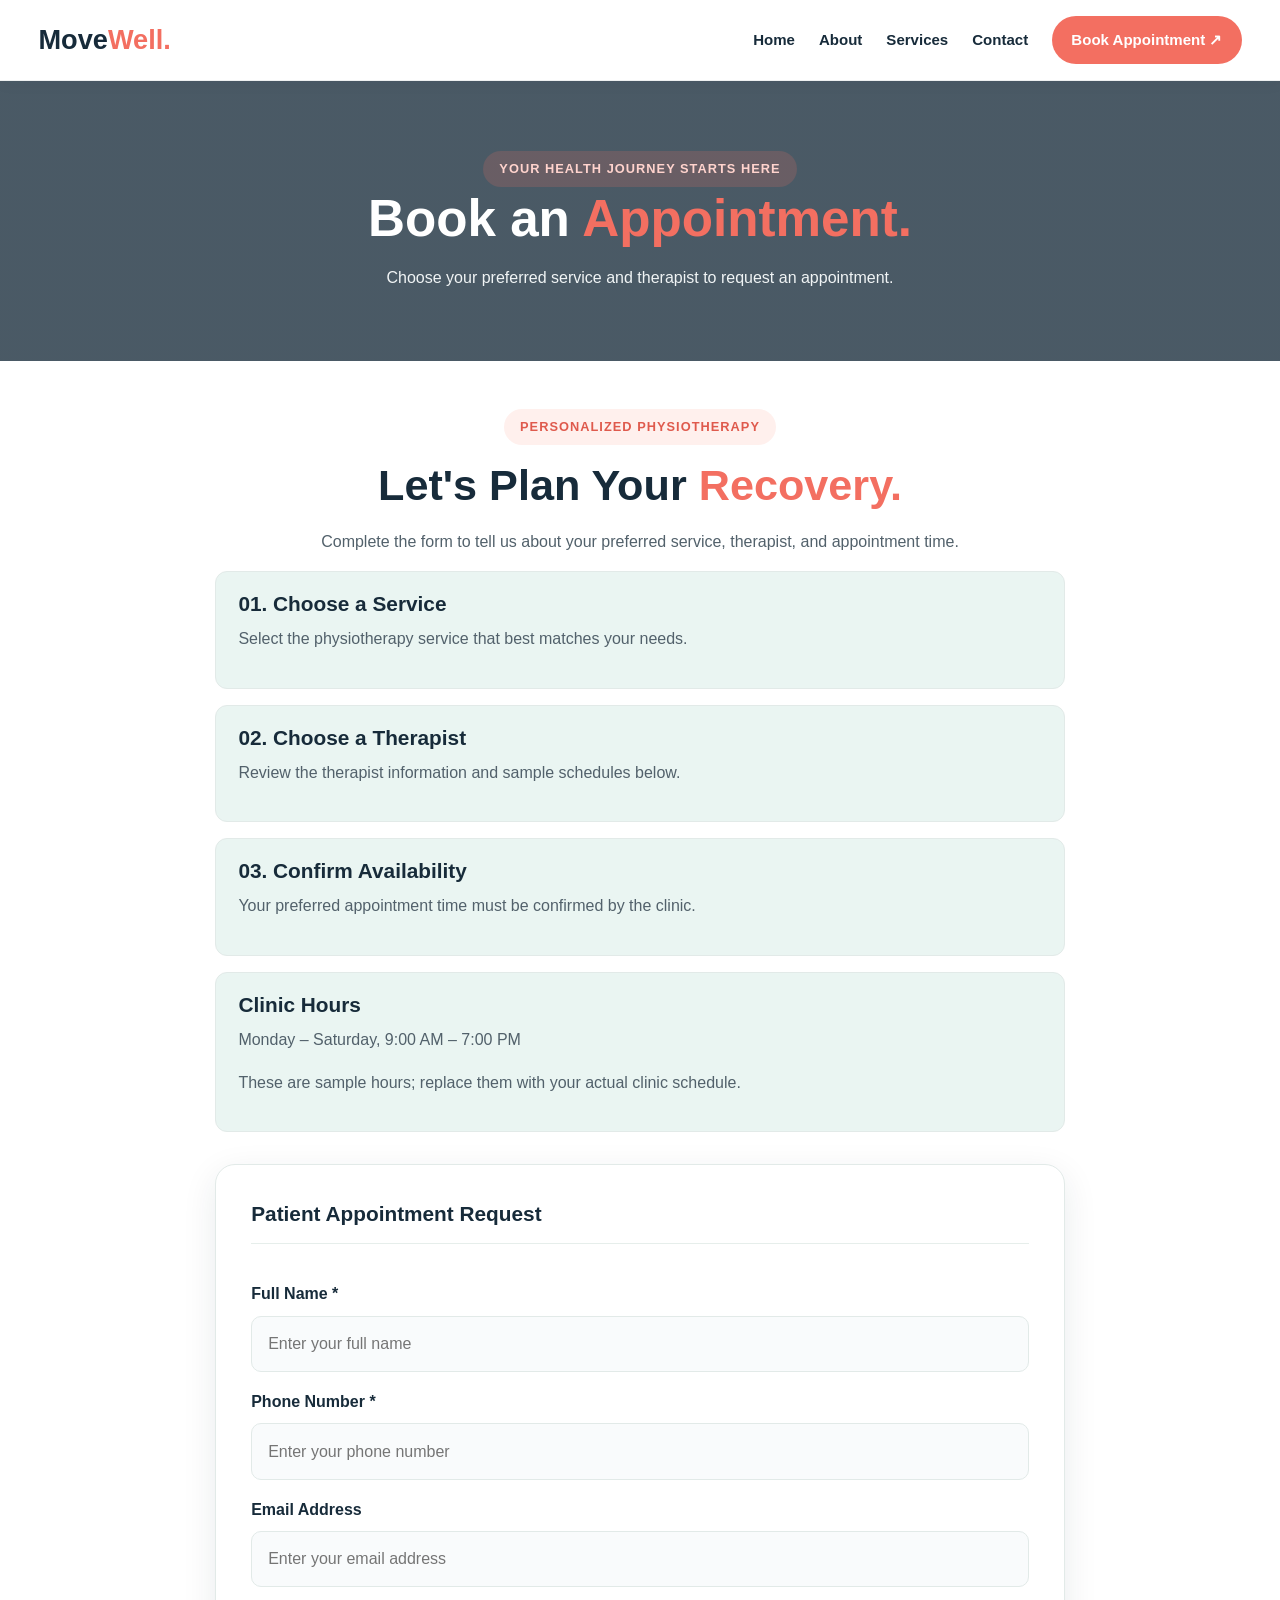
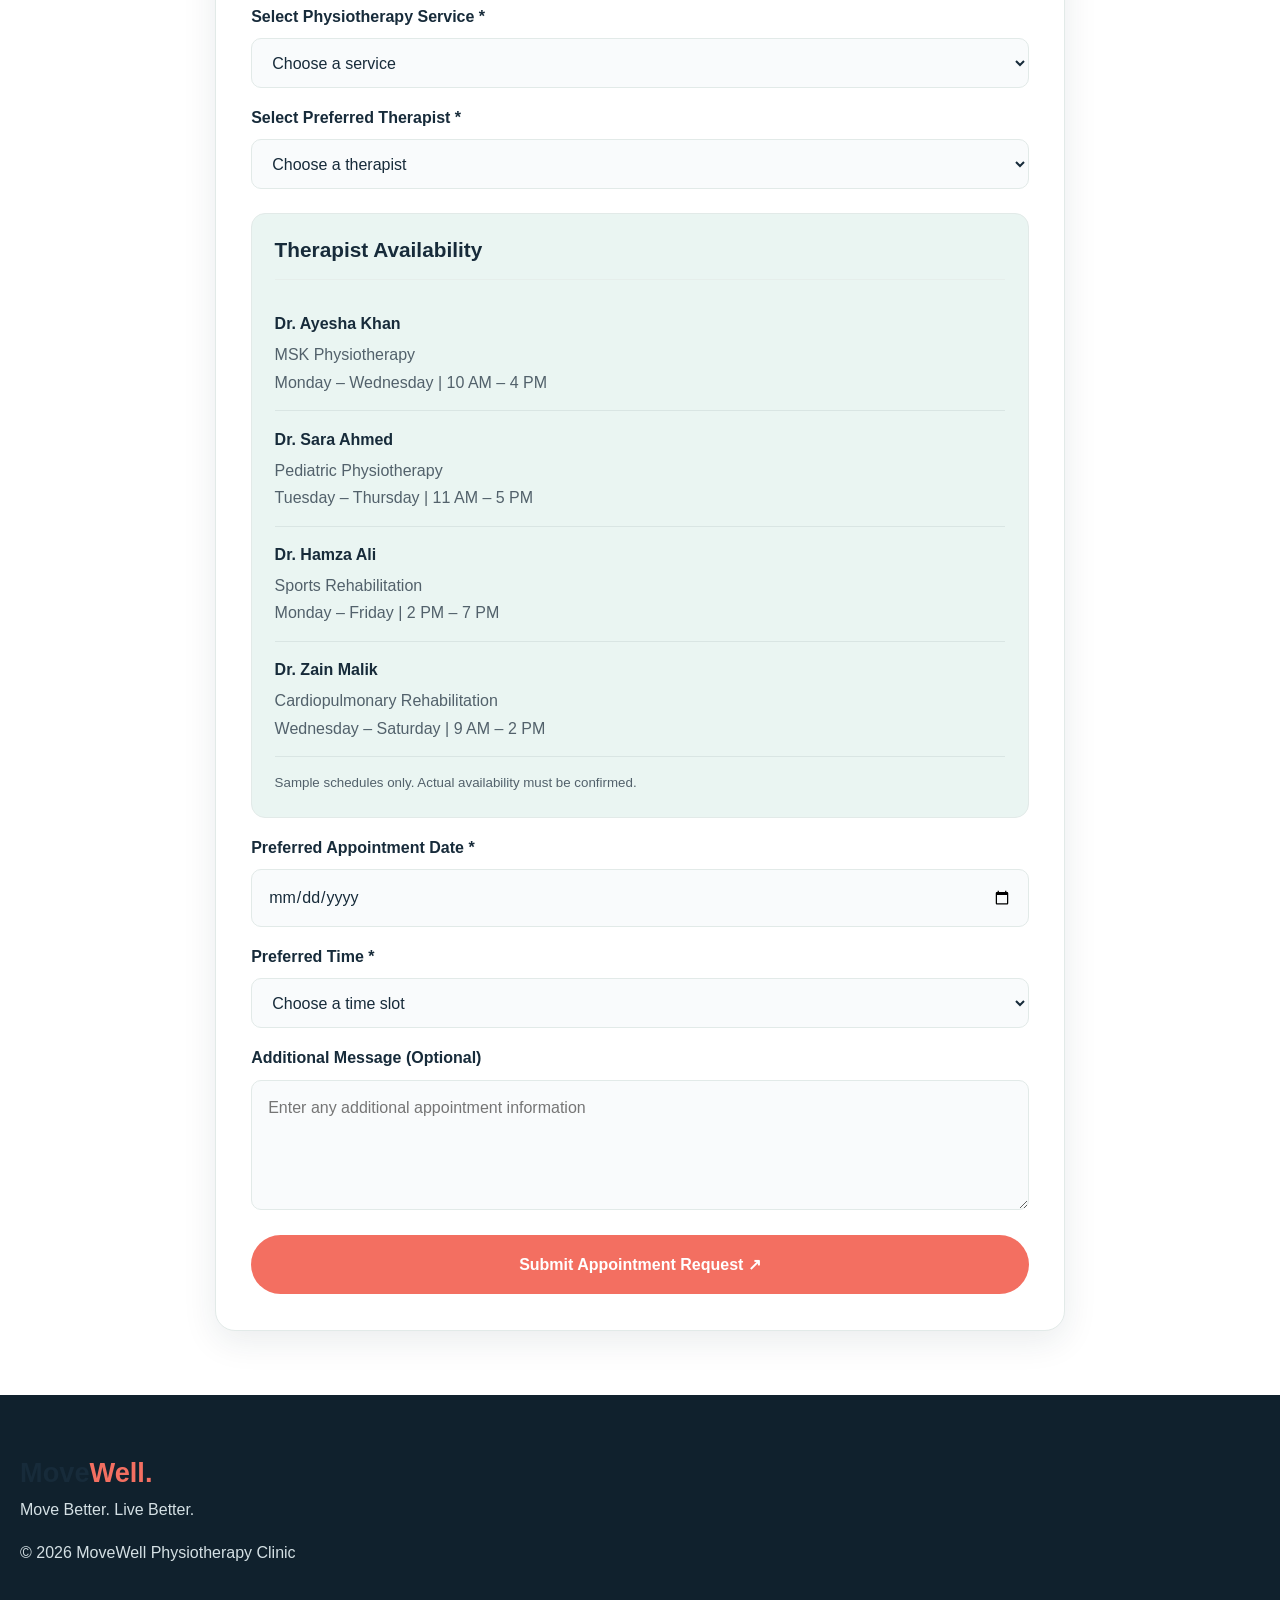
<file: appointment.html>
<!DOCTYPE html>
<html lang="en">
<head>
  <meta charset="UTF-8">
  <meta name="viewport" content="width=device-width, initial-scale=1.0">
  <title>Book an Appointment | MoveWell</title>
  <link rel="stylesheet" href="style.css">
</head>

<body>

<header class="navbar">
  <a href="index.html" class="logo">Move<span>Well.</span></a>

  <nav class="nav-menu">
    <a href="index.html">Home</a>
    <a href="about.html">About</a>
    <a href="services.html">Services</a>
    <a href="contact.html">Contact</a>
    <a href="appointment.html" class="nav-btn active">Book Appointment ↗</a>
  </nav>
</header>

<main>

  <section class="page-banner">
    <p class="tagline">YOUR HEALTH JOURNEY STARTS HERE</p>
    <h1>Book an <span>Appointment.</span></h1>
    <p>Choose your preferred service and therapist to request an appointment.</p>
  </section>

  <section class="section appointment-page">

    <!-- Appointment Information -->
    <div class="appointment-intro">
      <p class="tagline">PERSONALIZED PHYSIOTHERAPY</p>
      <h2>Let's Plan Your <span>Recovery.</span></h2>

      <p>Complete the form to tell us about your preferred service,
         therapist, and appointment time.</p>

      <div class="appointment-tip">
        <h3>01. Choose a Service</h3>
        <p>Select the physiotherapy service that best matches your needs.</p>
      </div>

      <div class="appointment-tip">
        <h3>02. Choose a Therapist</h3>
        <p>Review the therapist information and sample schedules below.</p>
      </div>

      <div class="appointment-tip">
        <h3>03. Confirm Availability</h3>
        <p>Your preferred appointment time must be confirmed by the clinic.</p>
      </div>

      <div class="appointment-tip">
        <h3>Clinic Hours</h3>
        <p>Monday – Saturday, 9:00 AM – 7:00 PM</p>
        <p>These are sample hours; replace them with your actual clinic schedule.</p>
      </div>
    </div>

    <!-- Appointment Form -->
    <form class="appointment-form" action="#" method="get">

      <h3>Patient Appointment Request</h3>

      <label for="patient-name">Full Name *</label>
      <input type="text" id="patient-name" name="patient-name"
             placeholder="Enter your full name" required>

      <label for="patient-phone">Phone Number *</label>
      <input type="tel" id="patient-phone" name="patient-phone"
             placeholder="Enter your phone number" required>

      <label for="patient-email">Email Address</label>
      <input type="email" id="patient-email" name="patient-email"
             placeholder="Enter your email address">

      <label for="service-choice">Select Physiotherapy Service *</label>
      <select id="service-choice" name="service" required>
        <option value="">Choose a service</option>
        <option value="MSK Physiotherapy">MSK Physiotherapy</option>
        <option value="Pediatric Physiotherapy">Pediatric Physiotherapy</option>
        <option value="Sports Rehabilitation">Sports Rehabilitation</option>
        <option value="Cardiopulmonary Rehabilitation">
          Cardiopulmonary Rehabilitation
        </option>
      </select>

      <label for="therapist-choice">Select Preferred Therapist *</label>
      <select id="therapist-choice" name="therapist" required>
        <option value="">Choose a therapist</option>
        <option value="Dr. Ayesha Khan">
          Dr. Ayesha Khan — MSK Physiotherapy
        </option>
        <option value="Dr. Sara Ahmed">
          Dr. Sara Ahmed — Pediatric Physiotherapy
        </option>
        <option value="Dr. Hamza Ali">
          Dr. Hamza Ali — Sports Rehabilitation
        </option>
        <option value="Dr. Zainab Malik">
          Dr. Zainab Malik — Cardiopulmonary Rehabilitation
        </option>
      </select>

      <!-- Therapist Availability Reference -->
      <div class="therapist-availability-info">
        <h3>Therapist Availability</h3>

        <div class="therapist-schedule">
          <strong>Dr. Ayesha Khan</strong>
          <p>MSK Physiotherapy</p>
          <p>Monday – Wednesday | 10 AM – 4 PM</p>
        </div>

        <div class="therapist-schedule">
          <strong>Dr. Sara Ahmed</strong>
          <p>Pediatric Physiotherapy</p>
          <p>Tuesday – Thursday | 11 AM – 5 PM</p>
        </div>

        <div class="therapist-schedule">
          <strong>Dr. Hamza Ali</strong>
          <p>Sports Rehabilitation</p>
          <p>Monday – Friday | 2 PM – 7 PM</p>
        </div>

        <div class="therapist-schedule">
          <strong>Dr. Zain Malik</strong>
          <p>Cardiopulmonary Rehabilitation</p>
          <p>Wednesday – Saturday | 9 AM – 2 PM</p>
        </div>

        <small>Sample schedules only. Actual availability must be confirmed.</small>
      </div>

      <label for="appointment-date">Preferred Appointment Date *</label>
      <input type="date" id="appointment-date" name="appointment-date" required>

      <label for="appointment-time">Preferred Time *</label>
      <select id="appointment-time" name="appointment-time" required>
        <option value="">Choose a time slot</option>
        <option value="9 AM - 11 AM">9:00 AM – 11:00 AM</option>
        <option value="11 AM - 1 PM">11:00 AM – 1:00 PM</option>
        <option value="2 PM - 4 PM">2:00 PM – 4:00 PM</option>
        <option value="4 PM - 7 PM">4:00 PM – 7:00 PM</option>
      </select>

      <label for="patient-message">Additional Message (Optional)</label>
      <textarea id="patient-message" name="message"
                placeholder="Enter any additional appointment information"></textarea>

      <button type="submit" class="btn coral-btn full-btn">
        Submit Appointment Request ↗
      </button>
    </form>
  </section>

</main>

<footer>
  <a href="index.html" class="logo">Move<span>Well.</span></a>
  <p>Move Better. Live Better.</p>
  <p>© 2026 MoveWell Physiotherapy Clinic</p>
</footer>

</body>
</html>
</file>
<file: style.css>
:root {
  --coral: #f36f61;
  --coral-dark: #df5a4d;
  --navy: #172b3a;
  --teal: #35a99a;
  --mint: #eaf5f2;
  --cream: #fff9f4;
  --white: #ffffff;
  --text: #52616b;
  --border: #e2eae8;
  --shadow: 0 10px 35px rgba(23, 43, 58, 0.09);
  --radius: 18px;
}

*,
*::before,
*::after {
  box-sizing: border-box;
}

html {
  scroll-behavior: smooth;
  scroll-padding-top: 80px;
}

body {
  margin: 0;
  font-family: "Segoe UI", Arial, sans-serif;
  color: var(--text);
  background: var(--white);
  line-height: 1.7;
  overflow-x: hidden;
}

img {
  display: block;
  max-width: 100%;
  height: auto;
}

a {
  color: inherit;
  text-decoration: none;
}

button,
input,
select,
textarea {
  font: inherit;
}

h1,
h2,
h3,
h4 {
  color: var(--navy);
  line-height: 1.25;
  margin: 0 0 1rem;
}

h1 {
  font-size: clamp(2.2rem, 5vw, 4.2rem);
}

h2 {
  font-size: clamp(1.8rem, 3.5vw, 2.7rem);
}

h3 {
  font-size: 1.3rem;
}

p {
  margin: 0 0 1rem;
}

span {
  color: var(--coral);
}

.tagline {
  display: inline-block;
  margin-bottom: 0.8rem;
  color: var(--coral-dark);
  background: #fff0ed;
  border-radius: 999px;
  padding: 0.45rem 1rem;
  font-size: 0.8rem;
  font-weight: 700;
  letter-spacing: 0.08em;
  text-transform: uppercase;
}

.page-banner .tagline,
.hero .tagline {
  color: #ffd3cd;
  background: rgba(243, 111, 97, 0.18);
}

.section {
  padding: 85px 0;
}

.section-heading {
  max-width: 720px;
  margin: 0 auto 45px;
  text-align: center;
}

.section-heading h2 {
  margin-bottom: 0.9rem;
}

.section-heading p {
  max-width: 640px;
  margin: 0 auto;
}

.container {
  width: min(1160px, calc(100% - 32px));
  margin-inline: auto;
}

.btn {
  display: inline-flex;
  align-items: center;
  justify-content: center;
  gap: 8px;
  padding: 14px 25px;
  border: 2px solid transparent;
  border-radius: 999px;
  font-weight: 700;
  text-align: center;
  cursor: pointer;
  transition: transform 0.25s ease, box-shadow 0.25s ease, background 0.25s ease;
}

.btn:hover {
  transform: translateY(-3px);
  box-shadow: 0 9px 20px rgba(23, 43, 58, 0.12);
}

.coral-btn {
  background: var(--coral);
  color: var(--white);
}

.coral-btn:hover {
  background: var(--coral-dark);
}

.dark-btn {
  background: var(--navy);
  color: var(--white);
}

.dark-btn:hover {
  background: #25485c;
}

.teal-btn {
  background: var(--teal);
  color: var(--white);
}

.teal-btn:hover {
  background: #278e82;
}

.outline-btn {
  background: transparent;
  border-color: var(--white);
  color: var(--white);
}

.outline-btn:hover {
  background: var(--white);
  color: var(--navy);
}

.navbar {
  position: sticky;
  top: 0;
  z-index: 1000;
  display: flex;
  align-items: center;
  justify-content: space-between;
  gap: 1.5rem;
  padding: 1rem clamp(1.2rem, 3vw, 2.5rem);
  background: rgba(255, 255, 255, 0.96);
  border-bottom: 1px solid rgba(23, 43, 58, 0.07);
  box-shadow: 0 3px 15px rgba(23, 43, 58, 0.04);
}

.logo {
  color: var(--navy);
  font-size: 1.7rem;
  font-weight: 800;
  white-space: nowrap;
}

.logo span {
  color: var(--coral);
}

.nav-menu {
  display: flex;
  align-items: center;
  justify-content: flex-end;
  gap: 1.5rem;
  flex-wrap: wrap;
}

.nav-menu a {
  color: var(--navy);
  font-weight: 600;
  font-size: 0.94rem;
  transition: color 0.25s ease;
}

.nav-menu a:hover,
.nav-menu a.active {
  color: var(--coral);
}

.nav-btn {
  display: inline-flex;
  align-items: center;
  justify-content: center;
  background: var(--coral);
  color: var(--white) !important;
  padding: 0.7rem 1.2rem;
  border-radius: 999px;
}

.nav-btn:hover {
  background: var(--coral-dark);
  transform: translateY(-2px);
}

.hero {
  position: relative;
  display: grid;
  grid-template-columns: 1.1fr 0.9fr;
  align-items: center;
  gap: 3rem;
  min-height: 620px;
  padding: clamp(5rem, 8vw, 8rem) clamp(1.2rem, 3vw, 2.5rem);
  background:
    linear-gradient(
      90deg,
      rgba(23, 43, 58, 0.9) 0%,
      rgba(23, 43, 58, 0.72) 48%,
      rgba(23, 43, 58, 0.2) 100%
    ),
    url("https://images.unsplash.com/photo-1576091160399-112ba8d25d1d?auto=format&fit=crop&w=2000&q=85")
      center / cover no-repeat;
}

.hero-content {
  width: min(1160px, 100%);
  margin: 0 auto;
  color: var(--white);
}

.hero-text {
  max-width: 650px;
}

.hero h1 {
  color: var(--white);
  margin-bottom: 1.25rem;
}

.hero p {
  max-width: 580px;
  color: #f0f4f5;
}

.hero .tagline {
  background: rgba(243, 111, 97, 0.18);
  color: #ffd3cd;
}

.hero-buttons {
  display: flex;
  flex-wrap: wrap;
  gap: 1rem;
  margin-top: 1.5rem;
}

.hero-image {
  position: relative;
}

.hero-image img {
  width: 100%;
  min-height: 360px;
  object-fit: cover;
  border-radius: 35px 35px 35px 8px;
  box-shadow: var(--shadow);
}

.image-badge {
  position: absolute;
  left: 1rem;
  bottom: 1rem;
  max-width: 220px;
  padding: 0.9rem 1rem;
  background: rgba(255, 255, 255, 0.96);
  border-radius: 16px;
  box-shadow: 0 18px 30px rgba(23, 43, 58, 0.14);
}

.image-badge strong {
  display: block;
  color: var(--navy);
  margin-bottom: 0.25rem;
}

.image-badge p {
  margin: 0;
  color: var(--text);
  font-size: 0.82rem;
}

.page-banner {
  position: relative;
  display: flex;
  flex-direction: column;
  align-items: center;
  justify-content: center;
  text-align: center;
  min-height: 280px;
  padding: 4rem 1.25rem;
  background:
    linear-gradient(rgba(23, 43, 58, 0.78), rgba(23, 43, 58, 0.78)),
    url("https://images.unsplash.com/photo-1571019613454-1cb2f99b2d8b?auto=format&fit=crop&w=1800&q=85")
      center 45% / cover no-repeat;
}

.page-banner h1 {
  color: var(--white);
  font-size: clamp(2rem, 4vw, 3.3rem);
  margin-bottom: 0.8rem;
}

.page-banner p {
  max-width: 650px;
  margin: 0 auto;
  color: #f0f4f5;
}

.service-grid {
  display: grid;
  grid-template-columns: repeat(4, minmax(0, 1fr));
  gap: 1.5rem;
}

.service-grid-page {
  grid-template-columns: repeat(2, minmax(0, 1fr));
}

.service-card,
.therapist-card,
.value-card,
.feedback-card {
  overflow: hidden;
  background: var(--white);
  border: 1px solid var(--border);
  border-radius: var(--radius);
  box-shadow: 0 5px 22px rgba(23, 43, 58, 0.04);
  transition: transform 0.3s ease, box-shadow 0.3s ease;
}

.service-card:hover,
.therapist-card:hover,
.feedback-card:hover {
  transform: translateY(-8px);
  box-shadow: var(--shadow);
}

.service-card > img,
.service-image img {
  width: 100%;
  height: 220px;
  object-fit: cover;
  transition: transform 0.45s ease;
}

.service-card:hover > img,
.service-card:hover .service-image img {
  transform: scale(1.04);
}

.service-info {
  padding: 1.5rem;
}

.service-info h3 {
  margin-bottom: 0.8rem;
}

.service-info p {
  margin-bottom: 1rem;
  font-size: 0.95rem;
}

.service-number {
  display: inline-flex;
  align-items: center;
  justify-content: center;
  width: 42px;
  height: 42px;
  margin-bottom: 1rem;
  border-radius: 13px;
  background: var(--mint);
  color: var(--teal);
  font-weight: 800;
}

.service-info a {
  display: inline-block;
  color: var(--coral-dark);
  font-weight: 700;
}

.service-info a:hover {
  text-decoration: underline;
}

.about-layout {
  display: grid;
  grid-template-columns: repeat(2, minmax(0, 1fr));
  align-items: center;
  gap: 3rem;
}

.about-layout img {
  width: 100%;
  height: 460px;
  object-fit: cover;
  border-radius: 25px;
}

.values-section .service-grid {
  grid-template-columns: repeat(3, minmax(0, 1fr));
}

.value-card {
  padding: 1.5rem;
  text-align: center;
}

.value-icon {
  display: inline-flex;
  align-items: center;
  justify-content: center;
  width: 58px;
  height: 58px;
  margin-bottom: 0.9rem;
  background: var(--mint);
  border-radius: 50%;
  color: var(--coral);
  font-size: 1.5rem;
  font-weight: 700;
}

.value-card h3 {
  margin-bottom: 0.7rem;
}

.stats-grid {
  display: grid;
  grid-template-columns: repeat(4, minmax(0, 1fr));
  gap: 1.5rem;
}

.stat-card {
  padding: 1.8rem 1rem;
  text-align: center;
  background: var(--white);
  border: 1px solid var(--border);
  border-radius: var(--radius);
}

.stat-card h3 {
  font-size: 2rem;
  color: var(--coral);
  margin-bottom: 0.5rem;
}

.therapists-section {
  background: var(--cream);
}

.therapist-grid {
  display: grid;
  grid-template-columns: repeat(4, minmax(0, 1fr));
  gap: 1.5rem;
}

.therapist-card > img {
  width: 100%;
  height: 260px;
  object-fit: cover;
  object-position: center top;
}

.therapist-info {
  padding: 1.4rem;
}

.therapist-specialty {
  display: inline-block;
  margin-bottom: 0.75rem;
  color: var(--coral-dark);
  font-size: 0.82rem;
  font-weight: 700;
  letter-spacing: 0.08em;
  text-transform: uppercase;
}

.therapist-info p {
  margin-bottom: 0.8rem;
}

.availability {
  margin-top: 1rem;
  padding: 0.9rem 1rem;
  background: var(--mint);
  border-radius: 12px;
}

.availability strong {
  color: var(--navy);
  display: block;
  margin-bottom: 0.4rem;
}

.availability p {
  margin: 0;
  color: var(--text);
}

.feedback-section {
  background: var(--mint);
}

.feedback-grid {
  display: grid;
  grid-template-columns: repeat(3, minmax(0, 1fr));
  gap: 1.5rem;
}

.feedback-card {
  padding: 1.8rem;
  display: flex;
  flex-direction: column;
}

.stars {
  color: #e6a23c;
  font-size: 1.15rem;
  letter-spacing: 3px;
  margin-bottom: 0.9rem;
}

.feedback-card p {
  font-style: italic;
  margin-bottom: 1.2rem;
}

.feedback-author {
  display: flex;
  align-items: center;
  gap: 0.85rem;
  margin-top: auto;
  padding-top: 1rem;
  border-top: 1px solid #edf1f0;
}

.feedback-avatar {
  display: flex;
  align-items: center;
  justify-content: center;
  width: 46px;
  height: 46px;
  border-radius: 50%;
  background: #fff0ed;
  color: var(--coral-dark);
  font-weight: 800;
}

.feedback-author h4 {
  margin-bottom: 0.2rem;
  font-size: 1rem;
}

.feedback-author p {
  margin: 0;
  font-style: normal;
  font-size: 0.82rem;
}

.feedback-action {
  display: flex;
  justify-content: center;
  margin-top: 2rem;
}

.appointment-page {
  max-width: 1100px;
  margin: 0 auto;
  padding: 3rem 1.25rem 4rem;
}

.appointment-intro {
  max-width: 850px;
  margin: 0 auto 2rem;
  text-align: center;
}

.appointment-tip {
  background: var(--mint);
  border: 1px solid var(--border);
  border-radius: 12px;
  padding: 1.2rem 1.4rem;
  margin: 1rem 0;
  text-align: left;
}

.appointment-tip h3 {
  margin-bottom: 0.5rem;
}

.appointment-form {
  display: flex;
  flex-direction: column;
  width: 100%;
  max-width: 850px;
  margin: 0 auto;
  padding: 2.2rem;
  background: var(--white);
  border: 1px solid var(--border);
  border-radius: 20px;
  box-shadow: var(--shadow);
}

.appointment-form h3 {
  margin-bottom: 1.3rem;
  padding-bottom: 1rem;
  border-bottom: 1px solid #e6eeeb;
}

.appointment-form label {
  display: block;
  margin-top: 1rem;
  margin-bottom: 0.5rem;
  color: var(--navy);
  font-weight: 600;
}

.appointment-form input,
.appointment-form select,
.appointment-form textarea {
  width: 100%;
  min-height: 50px;
  padding: 0.85rem 1rem;
  border: 1px solid var(--border);
  border-radius: 10px;
  background: #f9fbfc;
  color: var(--navy);
}

.appointment-form input:focus,
.appointment-form select:focus,
.appointment-form textarea:focus {
  outline: none;
  border-color: var(--teal);
  box-shadow: 0 0 0 3px rgba(53, 169, 154, 0.12);
}

.appointment-form textarea {
  min-height: 130px;
  resize: vertical;
}

.therapist-availability-info {
  margin-top: 1.5rem;
  padding: 1.4rem;
  background: var(--mint);
  border: 1px solid var(--border);
  border-radius: 14px;
}

.therapist-availability-info h3 {
  margin-bottom: 1rem;
}

.therapist-schedule {
  padding: 0.9rem 0;
  border-bottom: 1px solid rgba(23, 43, 58, 0.08);
}

.therapist-schedule:last-child {
  border-bottom: 0;
}

.therapist-schedule strong {
  display: block;
  margin-bottom: 0.25rem;
  color: var(--navy);
}

.therapist-schedule p {
  margin: 0;
  color: var(--text);
}

.therapist-availability-info small {
  display: block;
  margin-top: 0.9rem;
  color: var(--text);
}

.full-btn {
  width: 100%;
  margin-top: 1.6rem;
}

.contact-page {
  display: grid;
  grid-template-columns: 0.85fr 1.15fr;
  gap: 2rem;
  align-items: start;
}

.contact-content,
.feedback-form-wrap {
  padding: 2rem;
  border-radius: 20px;
  background: var(--white);
  border: 1px solid var(--border);
  box-shadow: var(--shadow);
}

.contact-content {
  background: var(--navy);
  color: var(--white);
}

.contact-content h2,
.contact-content h3 {
  color: var(--white);
}

.contact-detail {
  padding: 1rem 0;
  border-bottom: 1px solid rgba(255, 255, 255, 0.12);
}

.contact-detail strong {
  display: block;
  margin-bottom: 0.3rem;
  color: #ffd3cd;
}

.contact-detail p {
  margin: 0;
  color: #e1eaed;
}

.feedback-form-wrap h2 {
  margin-bottom: 0.6rem;
}

.feedback-form-wrap form {
  margin-top: 1rem;
}

.feedback-form-wrap label {
  display: block;
  margin: 1rem 0 0.45rem;
  color: var(--navy);
  font-weight: 600;
}

.feedback-form-wrap input,
.feedback-form-wrap select,
.feedback-form-wrap textarea {
  width: 100%;
  padding: 0.8rem 1rem;
  border: 1px solid var(--border);
  border-radius: 10px;
  background: #f9fbfc;
  color: var(--navy);
}

.feedback-form-wrap textarea {
  min-height: 140px;
  resize: vertical;
}

.form-status {
  margin-top: 0.8rem;
  min-height: 1.2rem;
  color: var(--teal);
  font-weight: 600;
}

.cta-section {
  padding: 65px 25px;
  text-align: center;
  background:
    linear-gradient(110deg, rgba(23, 43, 58, 0.96), rgba(23, 43, 58, 0.86)),
    url("https://images.unsplash.com/photo-1544367567-0f2fcb009e0b?auto=format&fit=crop&w=1800&q=85")
      center / cover no-repeat;
}

.cta-section h2 {
  color: var(--white);
  max-width: 720px;
  margin: 0 auto 1rem;
}

.cta-section p {
  max-width: 640px;
  margin: 0 auto 1.6rem;
  color: #e1eaed;
}

footer {
  padding: 55px 1.25rem 20px;
  background: #10212d;
  color: #d4e0e4;
}

.footer-grid {
  display: grid;
  grid-template-columns: 1.3fr 1fr 1fr 1fr;
  gap: 2rem;
  padding-bottom: 2rem;
}

.footer-grid h3 {
  color: var(--white);
  margin-bottom: 1rem;
}

.footer-grid ul {
  list-style: none;
  padding: 0;
  margin: 0;
}

.footer-grid li {
  margin-bottom: 0.7rem;
}

.footer-grid a {
  color: #d4e0e4;
}

.footer-grid a:hover {
  color: #ff9a8f;
}

.footer-bottom {
  padding-top: 1.2rem;
  border-top: 1px solid rgba(255, 255, 255, 0.15);
  text-align: center;
  font-size: 0.88rem;
}

@media (max-width: 1050px) {
  .service-grid,
  .therapist-grid {
    grid-template-columns: repeat(2, minmax(0, 1fr));
  }

  .feedback-grid {
    grid-template-columns: repeat(2, minmax(0, 1fr));
  }

  .footer-grid {
    grid-template-columns: repeat(2, minmax(0, 1fr));
  }

  .hero {
    grid-template-columns: 1fr;
    text-align: center;
  }

  .hero p {
    max-width: 100%;
  }

  .hero-buttons {
    justify-content: center;
  }

  .about-layout,
  .contact-page {
    grid-template-columns: 1fr;
  }
}

@media (max-width: 760px) {
  .section {
    padding: 60px 0;
  }

  .nav-menu {
    gap: 0.75rem 1rem;
    justify-content: flex-start;
  }

  .service-grid,
  .service-grid-page,
  .therapist-grid,
  .feedback-grid,
  .stats-grid,
  .values-section .service-grid {
    grid-template-columns: 1fr;
  }

  .hero-image img {
    min-height: 280px;
  }

  .page-banner {
    min-height: 240px;
    padding: 3rem 1rem;
  }

  .appointment-form {
    padding: 1.5rem;
  }
}

@media (max-width: 520px) {
  .navbar {
    padding: 0.85rem 1rem;
  }

  .nav-menu a {
    font-size: 0.82rem;
  }

  .hero {
    min-height: 520px;
    padding: 4.5rem 1rem;
  }

  .btn {
    width: 100%;
  }

  .hero-buttons {
    flex-direction: column;
  }

  .contact-content,
  .feedback-form-wrap {
    padding: 1.2rem;
  }

  .footer-grid {
    grid-template-columns: 1fr;
    gap: 1.5rem;
  }
}

@media (prefers-reduced-motion: reduce) {
  html {
    scroll-behavior: auto;
  }

  *,
  *::before,
  *::after {
    animation-duration: 0.01ms !important;
    animation-iteration-count: 1 !important;
    transition-duration: 0.01ms !important;
  }
}
</file>
